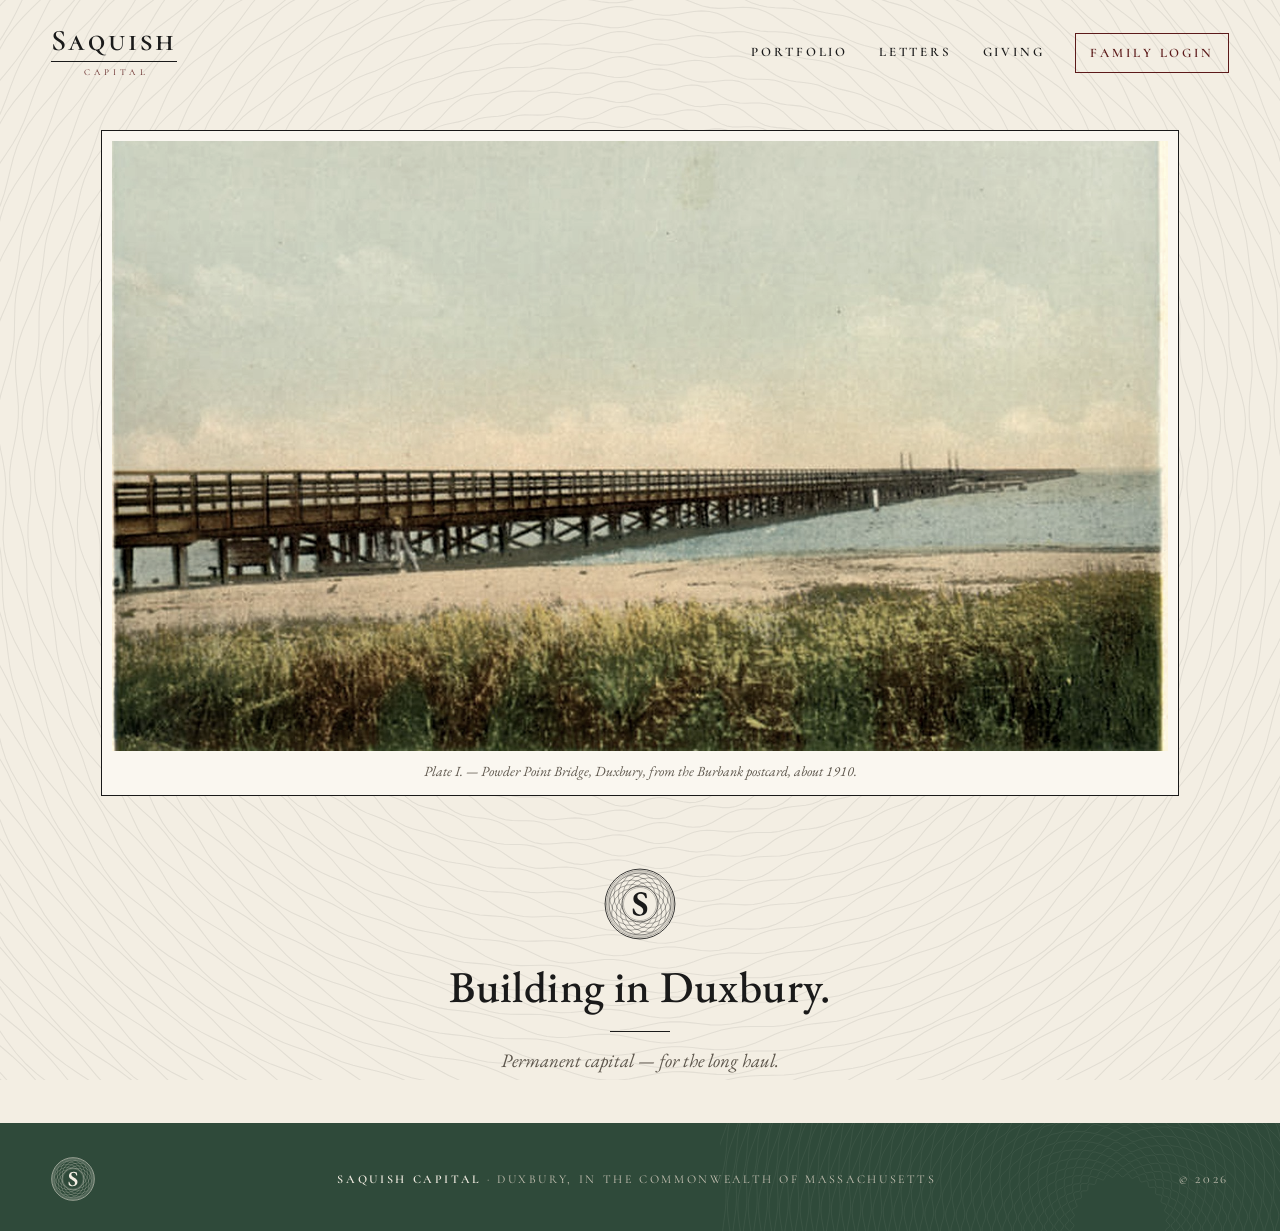
<file: index.html>
<!doctype html>
<html lang="en">
<head>
<meta charset="utf-8">
<meta name="viewport" content="width=device-width, initial-scale=1, viewport-fit=cover">
<title>Saquish Capital</title>
<meta name="description" content="Saquish Capital — Building in Duxbury. Permanent capital, for the long haul.">
<meta property="og:title" content="Saquish Capital">
<meta property="og:image" content="https://saquish.capital/powder-point-1910.jpg">
<link rel="icon" type="image/svg+xml" href="/favicon.svg">
<link rel="preconnect" href="https://fonts.googleapis.com">
<link rel="stylesheet" href="https://fonts.googleapis.com/css2?family=EB+Garamond:ital,wght@0,400;0,500;0,600;1,400;1,500&family=Cormorant+SC:wght@500;600&display=swap">
<link rel="stylesheet" href="/style.css">
</head>
<body>
<header>
  <a class="logo" href="/" aria-label="Saquish Capital"><span class="w">Saquish</span><span class="r"></span><span class="c">CAPITAL</span></a>
  <nav>
    <a href="/portfolio/">Portfolio</a>
    <a href="/letters/">Letters</a>
    <a href="/giving/">Giving</a>
    <a class="login" href="/family/">Family Login</a>
  </nav>
</header>
<section class="plate">
  <figure>
    <img src="/powder-point-1910.jpg" alt="Powder Point Bridge, Duxbury Bay, about 1910">
    <figcaption>Plate I. — Powder Point Bridge, Duxbury, from the Burbank postcard, about 1910.</figcaption>
  </figure>
</section>
<section class="motto">
  <img src="/mark.svg" alt="">
  <h1>Building in Duxbury.</h1>
  <div class="rule"></div>
  <p>Permanent capital — for the long haul.</p>
</section>
<footer>
  <img src="/mark-green.svg" alt="">
  <span class="f"><b>Saquish Capital</b> · Duxbury, in the Commonwealth of Massachusetts</span>
  <span class="f">© 2026</span>
</footer>
</body>
</html>
</file>
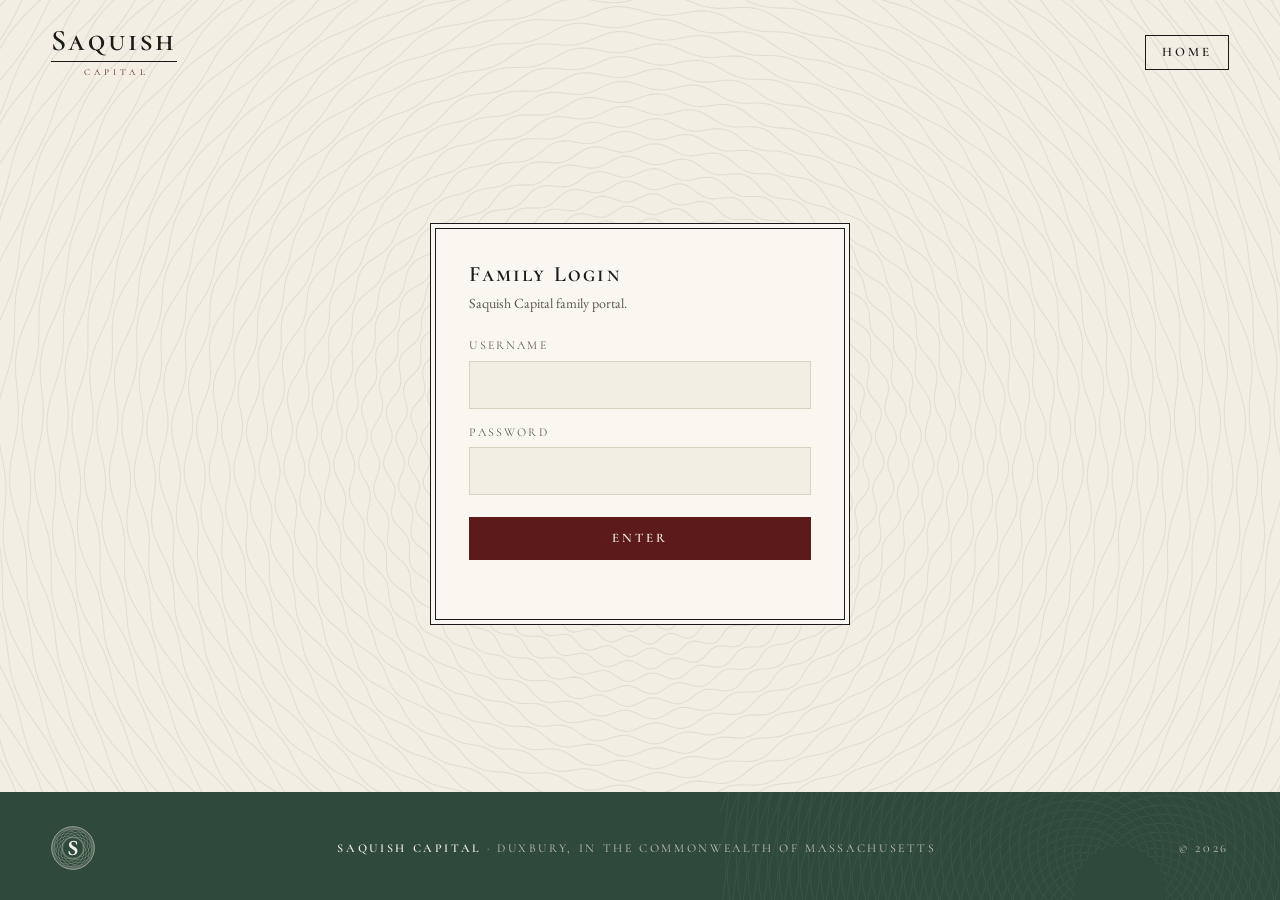
<file: family/index.html>
<!doctype html>
<html lang="en">
<head>
<meta charset="utf-8">
<meta name="viewport" content="width=device-width, initial-scale=1, viewport-fit=cover">
<meta name="robots" content="noindex,nofollow">
<meta http-equiv="Cache-Control" content="no-cache, no-store, must-revalidate">
<title>Saquish Capital — Family</title>
<link rel="icon" type="image/svg+xml" href="/favicon.svg">
<link rel="preconnect" href="https://fonts.googleapis.com">
<link rel="stylesheet" href="https://fonts.googleapis.com/css2?family=EB+Garamond:ital,wght@0,400;0,500;0,600;1,400&family=Cormorant+SC:wght@500;600&display=swap">
<link rel="stylesheet" href="/style.css">
<style>
  :root{--bg:#faf7f0;--cream:#f3eee3;--navy:#1a1a1a;--ink:#1a1a1a;--muted:#5e574d;--line:#d9d2c2;--brass:#5c1a1a;--up:#2f4a3a;--down:#9a3b2e;color-scheme:light}
  *{box-sizing:border-box}
  html,body{margin:0;background:var(--cream);color:var(--ink);font-family:"EB Garamond",Garamond,Georgia,serif;-webkit-font-smoothing:antialiased}
  nav{display:flex;gap:10px;align-items:center}
  nav a,nav button{font-family:"Cormorant SC",serif;font-weight:600;font-size:13px;line-height:1;letter-spacing:.22em;text-transform:uppercase;color:var(--navy);text-decoration:none;border:1px solid var(--navy);padding:10px 16px;background:transparent;cursor:pointer}
  nav a:hover,nav button:hover{background:var(--navy);color:var(--cream)}
  main{padding:clamp(24px,4vw,48px) clamp(16px,4vw,56px);max-width:1180px;margin:0 auto}
  main h1,main h2,main h3{text-align:left}
  main h2{font-weight:500}
  

  /* gate */
  .gate{min-height:60vh;display:grid;place-items:center}
  .card{background:var(--bg);border:1px solid var(--navy);outline:1px solid var(--navy);outline-offset:-6px;padding:clamp(28px,3vw,44px);width:min(420px,100%)}
  .card h1{margin:0 0 6px;font-family:"Cormorant SC",serif;font-size:22px;font-weight:600;letter-spacing:.1em;color:var(--navy)}
  .card p{margin:0 0 22px;color:var(--muted);font-size:14px}
  label{display:block;font-family:"Cormorant SC",serif;font-size:12px;letter-spacing:.18em;text-transform:uppercase;color:var(--muted);margin:14px 0 6px}
  input{width:100%;font:17px "EB Garamond",serif;padding:12px 14px;border:1px solid var(--line);background:var(--cream);color:var(--ink);outline:none}
  input:focus{border-color:var(--navy)}
  .btn{margin-top:22px;width:100%;font:600 13px/1 "Cormorant SC",serif;letter-spacing:.22em;text-transform:uppercase;background:var(--brass);color:var(--cream);border:0;padding:15px;cursor:pointer}
  .err{color:var(--down);font-size:13px;margin-top:12px;min-height:1em}

  /* portal */
  .eyebrow{font-family:"Cormorant SC",serif;font-size:12px;letter-spacing:.22em;text-transform:uppercase;color:var(--brass);margin:0 0 6px}
  h2{font-size:clamp(22px,2.6vw,30px);font-weight:500;color:var(--navy);margin:0 0 4px;letter-spacing:.01em}
  .asof{font-size:13px;color:var(--muted);margin:0 0 28px}
  .tiles{display:grid;grid-template-columns:repeat(auto-fit,minmax(200px,1fr));gap:14px;margin-bottom:32px}
  .tile{background:var(--bg);padding:20px 22px;border:1px solid var(--line);border-top:1px solid var(--navy)}
  .tile .k{font-family:"Cormorant SC",serif;font-size:12px;letter-spacing:.18em;text-transform:uppercase;color:var(--muted)}
  .tile .v{font-size:clamp(22px,2.4vw,28px);font-weight:500;color:var(--navy);margin-top:8px;font-variant-numeric:tabular-nums}
  .tile .d{font-size:12px;margin-top:6px;color:var(--muted)}
  .d.up{color:var(--up)} .d.down{color:var(--down)}
  section{background:var(--bg);padding:clamp(18px,2.6vw,30px);margin-bottom:22px;border:1px solid var(--line)}
  section h3{margin:0 0 16px;font-family:"Cormorant SC",serif;font-size:13px;letter-spacing:.22em;text-transform:uppercase;color:var(--navy);font-weight:600}
  table{width:100%;border-collapse:collapse;font-size:14px}
  th{text-align:left;font-family:"Cormorant SC",serif;font-size:12px;letter-spacing:.16em;text-transform:uppercase;color:var(--muted);font-weight:500;padding:0 10px 10px 0;border-bottom:1px solid var(--line)}
  td{padding:13px 10px 13px 0;border-bottom:1px solid var(--line);vertical-align:top}
  td.num,th.num{text-align:right;font-variant-numeric:tabular-nums;white-space:nowrap}
  td .sub{display:block;font-size:12px;color:var(--muted);margin-top:3px}
  tr.total td{font-weight:600;color:var(--navy);border-bottom:0}
  .bar{height:10px;background:var(--cream);display:flex;overflow:hidden;margin:6px 0 14px}
  .bar span{display:block;height:100%}
  .legend{display:flex;flex-wrap:wrap;gap:8px 20px;font-size:12px;color:var(--muted)}
  .legend i{display:inline-block;width:10px;height:10px;margin-right:6px;vertical-align:-1px}
  .c1{background:#1a1a1a}.c2{background:#5c1a1a}.c3{background:#2f4a3a}.c4{background:#8e8577}.c5{background:#d9d2c2}
  .two{display:grid;grid-template-columns:1fr 1fr;gap:22px}
  @media (max-width:800px){.two{grid-template-columns:1fr}}
  .letter p{margin:0 0 14px;font-size:15px;line-height:1.6;max-width:62ch}
  .note{font-size:12px;color:var(--muted);border-top:1px solid var(--line);padding-top:14px;margin-top:8px}
  .hidden{display:none}
  .strip{display:flex;flex-wrap:wrap;gap:8px 28px;font-size:12px;letter-spacing:.06em;color:var(--muted);margin:-18px 0 26px;min-height:1em}
  .strip b{color:var(--navy);font-weight:600}
  .people{display:grid;grid-template-columns:repeat(auto-fill,minmax(230px,1fr));gap:12px}
  .person{background:var(--cream);padding:16px 18px;border-left:3px solid var(--brass)}
  .person .role{font-family:"Cormorant SC",serif;font-size:11px;letter-spacing:.2em;text-transform:uppercase;color:var(--muted)}
  .person .nm{font-size:15px;font-weight:600;color:var(--navy);margin:4px 0 2px}
  .person .org{font-size:12px;color:var(--muted);margin-bottom:10px}
  .person .acts{display:flex;gap:8px;flex-wrap:wrap}
  .person .acts a{font:600 11px/1 "Cormorant SC",serif;letter-spacing:.16em;text-transform:uppercase;color:var(--navy);border:1px solid var(--navy);padding:7px 10px;text-decoration:none}
  .person .acts a:hover{background:var(--navy);color:var(--bg)}
  .person .when{font-size:12px;color:var(--muted);margin-top:10px;line-height:1.4}
  .vault{display:grid;grid-template-columns:repeat(auto-fill,minmax(200px,1fr));gap:10px}
  .vault a{display:block;background:var(--cream);padding:14px 16px;color:var(--navy);text-decoration:none;font-size:13px;font-weight:500;border-bottom:2px solid var(--line)}
  .vault a:hover{border-color:var(--navy)}
  .vault a small{display:block;font-weight:400;color:var(--muted);font-size:11px;margin-top:3px}
  .ob td:first-child{white-space:nowrap;color:var(--navy);font-weight:600;width:110px}
  .ob td:last-child{color:var(--muted);text-align:right;white-space:nowrap}
  .next{font-size:13px;color:var(--muted);margin:-6px 0 14px}
  .next b{color:var(--navy)}
  textarea{width:100%;font:16px "EB Garamond",serif;padding:12px 14px;border:1px solid var(--line);background:var(--cream);color:var(--ink);outline:none;min-height:90px;resize:vertical}
  textarea:focus{border-color:var(--navy)}
  .desk .btn{width:auto;padding:13px 22px;margin-top:12px}
  .letters details{border-top:1px solid var(--line);padding:10px 0}
  .letters summary{cursor:pointer;font-size:13px;font-weight:600;color:var(--navy);letter-spacing:.04em}
  .letters p{margin:10px 0 0;font-size:14px;line-height:1.6;max-width:62ch;white-space:pre-line}
  .hi{font-size:13px;color:var(--muted)}
  .tag{display:inline-block;font-family:"Cormorant SC",serif;font-size:11px;letter-spacing:.16em;text-transform:uppercase;padding:3px 7px;border:1px solid var(--brass);color:var(--navy);margin-left:8px;vertical-align:middle}
</style>
</head>
<body>
<header>
  <a class="logo" href="/" aria-label="Saquish Capital"><span class="w">Saquish</span><span class="r"></span><span class="c">CAPITAL</span></a>
  <nav><a href="/">Home</a><button id="out" class="hidden" type="button">Sign out</button></nav>
</header>

<main>
  <div id="gate" class="gate">
    <form class="card" id="f" autocomplete="off">
      <h1>Family Login</h1>
      <p>Saquish Capital family portal.</p>
      <label for="u">Username</label>
      <input id="u" name="u" type="text" autocapitalize="none" autocorrect="off" required>
      <label for="p">Password</label>
      <input id="p" name="p" type="password" required>
      <button class="btn" type="submit">Enter</button>
      <div class="err" id="err" aria-live="polite"></div>
    </form>
  </div>

  <div id="portal" class="hidden">
    <p class="eyebrow">Family portal · <span id="hi" class="hi"></span></p>
    <h2>Saquish Capital — Consolidated Holdings</h2>
    <p class="asof" id="asof">As of October 2026 · Estimated values</p>
    <div class="strip" id="strip"></div>

    <div class="tiles" id="tiles"></div>

    <section>
      <h3>Allocation</h3>
      <div class="bar" id="bar"></div>
      <div class="legend" id="legend"></div>
    </section>

    <section>
      <h3>Holdings</h3>
      <table>
        <thead><tr><th>Holding</th><th>Type</th><th class="num">Estimated value</th><th class="num">Share</th></tr></thead>
        <tbody id="rows"></tbody>
      </table>
    </section>

    <section>
      <h3>The office — who to call</h3>
      <div class="people">
        <div class="person"><div class="role">Dan</div><div class="nm">Daniel Buonagurio</div><div class="org">Saquish Capital</div><div class="acts"><a href="tel:+17818440682">Call</a><a href="sms:+17818440682">Text</a><a href="mailto:daniel@recycleworksinc.com">Email</a></div><div class="when">First call for anything. If he's unreachable, go down this list.</div></div>
        <div class="person"><div class="role">Lawyer</div><div class="nm">[Name]</div><div class="org">[Firm]</div><div class="acts"><a href="tel:">Call</a><a href="mailto:">Email</a></div><div class="when">Contracts, property, anything someone wants signed. Nothing gets signed before they read it.</div></div>
        <div class="person"><div class="role">Tax lawyer</div><div class="nm">[Name]</div><div class="org">[Firm]</div><div class="acts"><a href="tel:">Call</a><a href="mailto:">Email</a></div><div class="when">Any letter from the IRS or Mass DOR. Forward the letter; don't reply to it.</div></div>
        <div class="person"><div class="role">CPA</div><div class="nm">[Name]</div><div class="org">[Firm]</div><div class="acts"><a href="tel:">Call</a><a href="mailto:">Email</a></div><div class="when">Returns, estimates, "what do we owe and when."</div></div>
        <div class="person"><div class="role">Banker</div><div class="nm">[Name]</div><div class="org">[Bank]</div><div class="acts"><a href="tel:">Call</a><a href="mailto:">Email</a></div><div class="when">Wires over the limit, anything the bank needs signed.</div></div>
        <div class="person"><div class="role">Insurance</div><div class="nm">[Name]</div><div class="org">[Agency]</div><div class="acts"><a href="tel:">Call</a><a href="mailto:">Email</a></div><div class="when">Any accident, damage, or claim. Call the agent before calling the carrier.</div></div>
        <div class="person"><div class="role">Emergency</div><div class="nm">Duxbury Police</div><div class="org">Non-emergency line</div><div class="acts"><a href="tel:+17819341212">Call</a><a href="tel:911">911</a></div><div class="when">Freetown PD (farm): <a href="tel:+15087634017" style="color:var(--navy)">508-763-4017</a>.</div></div>
      </div>
    </section>

    <div class="two">
      <section>
        <h3>Calendar of obligations</h3>
        <p class="next" id="next"></p>
        <table class="ob"><tbody id="obs"></tbody></table>
      </section>
      <section>
        <h3>Document vault</h3>
        <div class="vault">
          <a href="https://netorgft5731926.sharepoint.com/" target="_blank" rel="noopener">Entity documents<small>Saquish Capital LP · Happy Trails LLC · operating agreements</small></a>
          <a href="https://netorgft5731926.sharepoint.com/" target="_blank" rel="noopener">Deeds &amp; titles<small>Farm parcels · vehicles</small></a>
          <a href="https://netorgft5731926.sharepoint.com/" target="_blank" rel="noopener">Insurance<small>Declarations pages · policies</small></a>
          <a href="https://netorgft5731926.sharepoint.com/" target="_blank" rel="noopener">Tax returns<small>Last three years</small></a>
          <a href="https://netorgft5731926.sharepoint.com/" target="_blank" rel="noopener">Bank &amp; loans<small>Statements · notes</small></a>
          <a href="https://netorgft5731926.sharepoint.com/" target="_blank" rel="noopener">Personal<small>Passports · IDs · wills</small></a>
        </div>
      </section>
    </div>

    <div class="two">
      <section class="desk">
        <h3>Request desk</h3>
        <p class="hi" style="margin:0 0 10px">Need something handled? Write it here. It goes to Dan's desk and gets done.</p>
        <textarea id="req" placeholder="e.g. Renew the registration on the LX before the end of the month"></textarea>
        <button class="btn" id="send" type="button">Send to the desk</button>
      </section>
      <section class="letters">
        <h3>Letters</h3>
        <div id="letters"></div>
      </section>
    </div>

    <p class="note">Values are management estimates and are not audited, appraised, or marked to market.</p>
  </div>
</main>

<footer>
  <img src="/mark-green.svg" alt="">
  <span class="f"><b>Saquish Capital</b> · Duxbury, in the Commonwealth of Massachusetts</span>
  <span class="f">© 2026</span>
</footer>

<script>
(function(){
  var USERS={
    'daecb7d786617fdd7d86ed556edcd32fc1361070682475198ca2e9d5eb0e3745':'Dan',
    '8e4df88919894649b2b9db4044701720957fc8bb0c1b5afde7c50a1a561b30de':'Nicole'
  };
  var gate=document.getElementById('gate'),portal=document.getElementById('portal'),out=document.getElementById('out'),f=document.getElementById('f'),err=document.getElementById('err');
  function $(id){return document.getElementById(id)}
  function show(ok,name){gate.classList.toggle('hidden',ok);portal.classList.toggle('hidden',!ok);out.classList.toggle('hidden',!ok);
    if(ok){var h=new Date().getHours(),g=h<12?'Good morning':h<17?'Good afternoon':'Good evening';$('hi').textContent=g+(name?', '+name:'');load();}}
  function sha(s){return crypto.subtle.digest('SHA-256',new TextEncoder().encode(s)).then(function(b){return Array.from(new Uint8Array(b)).map(function(x){return x.toString(16).padStart(2,'0')}).join('')});}
  try{var n=sessionStorage.getItem('sq');if(n)show(true,n);}catch(e){}
  f.addEventListener('submit',function(e){
    e.preventDefault();err.textContent='';
    var u=f.u.value.trim().toLowerCase(),p=f.p.value.trim().toLowerCase();
    sha(u+':'+p).then(function(h){
      if(USERS[h]){try{sessionStorage.setItem('sq',USERS[h]);}catch(x){}show(true,USERS[h]);window.scrollTo(0,0);}
      else{err.textContent='Incorrect username or password.';f.p.value='';f.p.focus();}
    });
  });
  out.addEventListener('click',function(){try{sessionStorage.removeItem('sq');}catch(x){}f.reset();show(false);});

  function money(v){return v>=1e6?'$'+(v/1e6).toFixed(1)+'M':'$'+Math.round(v/1e3)+'K'}
  function fmtDate(d){return new Date(d+'T12:00:00').toLocaleDateString('en-US',{month:'short',day:'numeric',year:'numeric'})}
  var C=['c1','c2','c3','c4','c5'];
  var loaded=false;
  function load(){
    if(loaded)return;loaded=true;
    fetch('data.json?'+Date.now()).then(function(r){return r.json()}).then(render).catch(function(){});
    strip();
  }
  function render(d){
    var hs=d.holdings.slice().sort(function(a,b){return b.value-a.value});
    var tot=hs.reduce(function(a,h){return a+h.value},0);
    var byType={};hs.forEach(function(h){byType[h.type]=(byType[h.type]||0)+h.value});
    $('asof').textContent='As of '+fmtDate(d.as_of)+' · Estimated values';
    var tiles='<div class="tile"><div class="k">Net asset value</div><div class="v">'+money(tot)+'</div><div class="d">'+hs.length+' holdings</div></div>';
    Object.keys(byType).sort(function(a,b){return byType[b]-byType[a]}).slice(0,3).forEach(function(t){tiles+='<div class="tile"><div class="k">'+t+'</div><div class="v">'+money(byType[t])+'</div><div class="d">'+Math.round(byType[t]/tot*100)+'% of total</div></div>'});
    $('tiles').innerHTML=tiles;
    $('bar').innerHTML=hs.map(function(h,i){return '<span class="'+C[i%5]+'" style="width:'+(h.value/tot*100).toFixed(1)+'%"></span>'}).join('');
    $('legend').innerHTML=hs.map(function(h,i){return '<span><i class="'+C[i%5]+'"></i>'+h.name+' '+Math.round(h.value/tot*100)+'%</span>'}).join('');
    $('rows').innerHTML=hs.map(function(h){return '<tr><td>'+h.name+'<span class="sub">'+h.sub+'</span></td><td>'+h.type+'</td><td class="num">'+money(h.value)+'</td><td class="num">'+Math.round(h.value/tot*100)+'%</td></tr>'}).join('')+'<tr class="total"><td>Total</td><td></td><td class="num">'+money(tot)+'</td><td class="num">100%</td></tr>';
    var today=new Date().toISOString().slice(0,10);
    var obs=d.obligations.filter(function(o){return o.date>=today}).sort(function(a,b){return a.date<b.date?-1:1});
    if(obs.length){var days=Math.round((new Date(obs[0].date)-new Date(today))/864e5);$('next').innerHTML='Next: <b>'+obs[0].what+'</b> in '+days+' day'+(days===1?'':'s');}
    $('obs').innerHTML=obs.map(function(o){return '<tr><td>'+fmtDate(o.date)+'</td><td>'+o.what+'</td><td>'+o.who+'</td></tr>'}).join('');
    $('letters').innerHTML=d.letters.map(function(l,i){return '<details'+(i===0?' open':'')+'><summary>'+l.period+'</summary><p>'+l.text+'</p></details>'}).join('');
  }
  function strip(){
    var el=$('strip'),parts={};
    function paint(){el.innerHTML=['wx','tide'].filter(function(k){return parts[k]}).map(function(k){return parts[k]}).join('')}
    fetch('https://api.open-meteo.com/v1/forecast?latitude=42.04&longitude=-70.67&current=temperature_2m,wind_speed_10m,wind_direction_10m,weather_code&daily=temperature_2m_max,temperature_2m_min&temperature_unit=fahrenheit&wind_speed_unit=kn&timezone=America%2FNew_York&forecast_days=1')
      .then(function(r){return r.json()}).then(function(w){
        var c=w.current,dirs=['N','NE','E','SE','S','SW','W','NW'],dir=dirs[Math.round(c.wind_direction_10m/45)%8];
        parts.wx='<span>Duxbury Bay <b>'+Math.round(c.temperature_2m)+'°</b> · wind <b>'+dir+' '+Math.round(c.wind_speed_10m)+' kn</b> · high '+Math.round(w.daily.temperature_2m_max[0])+'° / low '+Math.round(w.daily.temperature_2m_min[0])+'°</span>';paint();
      }).catch(function(){});
    fetch('https://api.tidesandcurrents.noaa.gov/api/prod/datagetter?station=8446493&product=predictions&datum=MLLW&interval=hilo&units=english&time_zone=lst_ldt&format=json&date=today')
      .then(function(r){return r.json()}).then(function(t){
        var now=new Date(),nx=(t.predictions||[]).map(function(p){return {t:new Date(p.t.replace(' ','T')),hi:p.type==='H',v:parseFloat(p.v)}}).filter(function(p){return p.t>now});
        if(nx.length){var p=nx[0];parts.tide='<span>Next '+(p.hi?'high':'low')+' tide <b>'+p.t.toLocaleTimeString('en-US',{hour:'numeric',minute:'2-digit'})+'</b> ('+p.v.toFixed(1)+' ft)</span>';paint();}
      }).catch(function(){});
  }
  $('send').addEventListener('click',function(){
    var t=$('req').value.trim();if(!t)return;
    var who='';try{who=sessionStorage.getItem('sq')||''}catch(e){}
    location.href='mailto:daniel@recycleworksinc.com?subject='+encodeURIComponent('[Saquish desk] '+t.slice(0,60))+'&body='+encodeURIComponent(t+'\n\n— '+who+' via saquish.capital/family');
    $('req').value='';
  });
})();
</script>
</body>
</html>
</file>
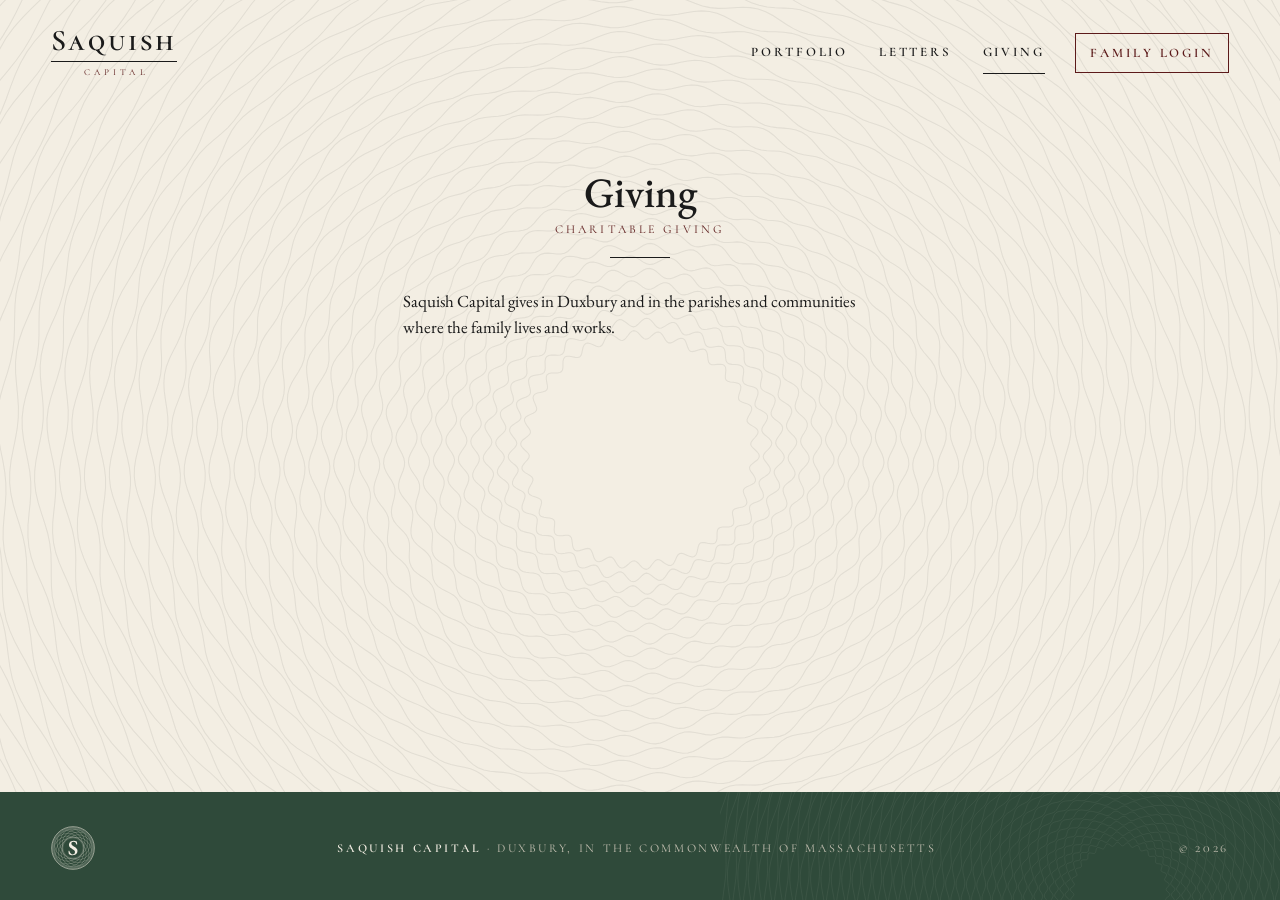
<file: giving/index.html>
<!doctype html>
<html lang="en">
<head>
<meta charset="utf-8">
<meta name="viewport" content="width=device-width, initial-scale=1, viewport-fit=cover">
<title>Giving — Saquish Capital</title>
<meta name="description" content="Saquish Capital — Building in Duxbury. Permanent capital, for the long haul.">
<meta property="og:title" content="Saquish Capital">
<meta property="og:image" content="https://saquish.capital/powder-point-1910.jpg">
<link rel="icon" type="image/svg+xml" href="/favicon.svg">
<link rel="preconnect" href="https://fonts.googleapis.com">
<link rel="stylesheet" href="https://fonts.googleapis.com/css2?family=EB+Garamond:ital,wght@0,400;0,500;0,600;1,400;1,500&family=Cormorant+SC:wght@500;600&display=swap">
<link rel="stylesheet" href="/style.css">
</head>
<body>
<header>
  <a class="logo" href="/" aria-label="Saquish Capital"><span class="w">Saquish</span><span class="r"></span><span class="c">CAPITAL</span></a>
  <nav>
    <a href="/portfolio/">Portfolio</a>
    <a href="/letters/">Letters</a>
    <a href="/giving/" aria-current="page">Giving</a>
    <a class="login" href="/family/">Family Login</a>
  </nav>
</header>
<main>
  <h1>Giving</h1>
  <p class="k">Charitable giving</p>
  <p>Saquish Capital gives in Duxbury and in the parishes and communities where the family lives and works.</p>
</main>
<footer>
  <img src="/mark-green.svg" alt="">
  <span class="f"><b>Saquish Capital</b> · Duxbury, in the Commonwealth of Massachusetts</span>
  <span class="f">© 2026</span>
</footer>
</body>
</html>
</file>
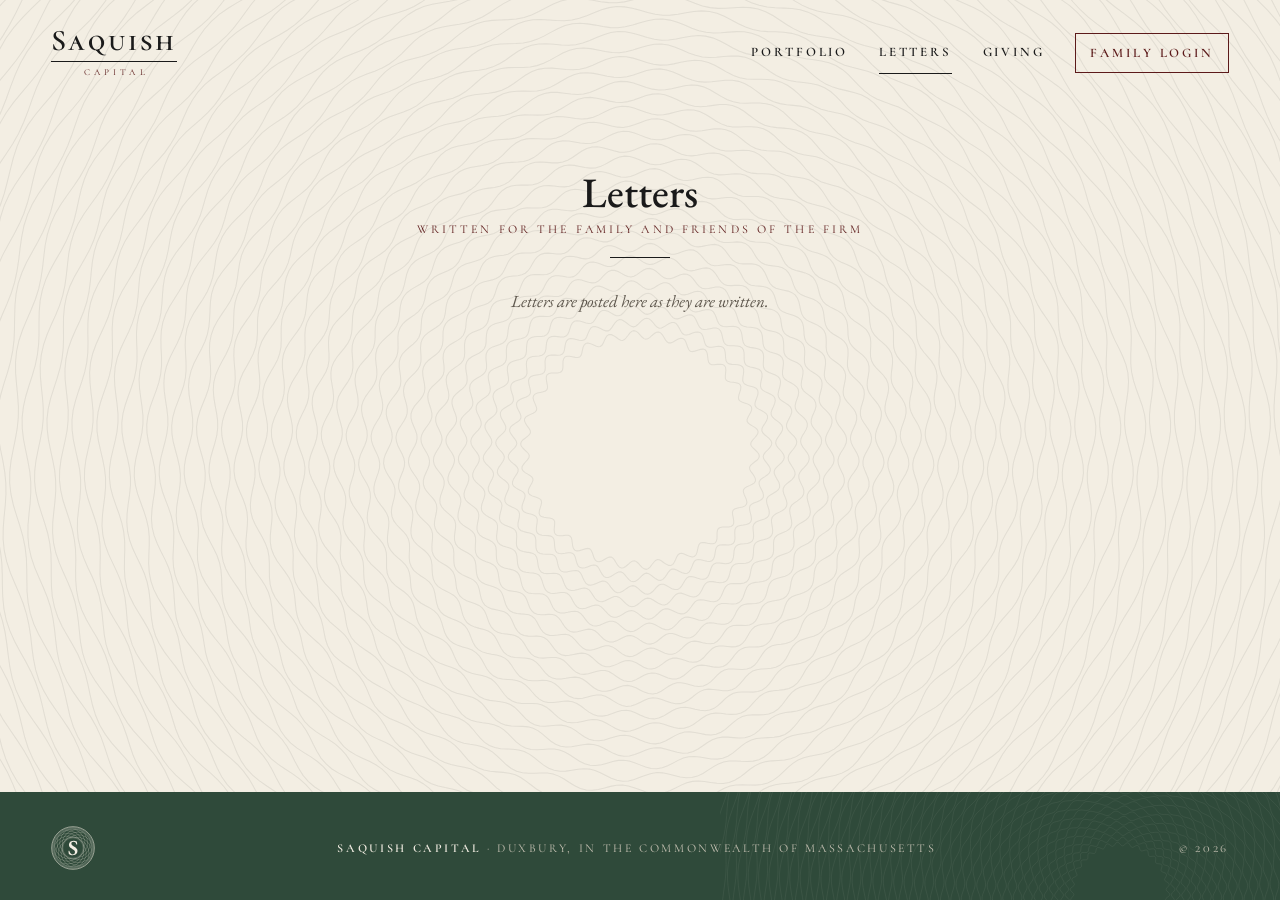
<file: letters/index.html>
<!doctype html>
<html lang="en">
<head>
<meta charset="utf-8">
<meta name="viewport" content="width=device-width, initial-scale=1, viewport-fit=cover">
<title>Letters — Saquish Capital</title>
<meta name="description" content="Saquish Capital — Building in Duxbury. Permanent capital, for the long haul.">
<meta property="og:title" content="Saquish Capital">
<meta property="og:image" content="https://saquish.capital/powder-point-1910.jpg">
<link rel="icon" type="image/svg+xml" href="/favicon.svg">
<link rel="preconnect" href="https://fonts.googleapis.com">
<link rel="stylesheet" href="https://fonts.googleapis.com/css2?family=EB+Garamond:ital,wght@0,400;0,500;0,600;1,400;1,500&family=Cormorant+SC:wght@500;600&display=swap">
<link rel="stylesheet" href="/style.css">
</head>
<body>
<header>
  <a class="logo" href="/" aria-label="Saquish Capital"><span class="w">Saquish</span><span class="r"></span><span class="c">CAPITAL</span></a>
  <nav>
    <a href="/portfolio/">Portfolio</a>
    <a href="/letters/" aria-current="page">Letters</a>
    <a href="/giving/">Giving</a>
    <a class="login" href="/family/">Family Login</a>
  </nav>
</header>
<main>
  <h1>Letters</h1>
  <p class="k">Written for the family and friends of the firm</p>
  <p class="empty">Letters are posted here as they are written.</p>
  <ul>
  </ul>
</main>
<footer>
  <img src="/mark-green.svg" alt="">
  <span class="f"><b>Saquish Capital</b> · Duxbury, in the Commonwealth of Massachusetts</span>
  <span class="f">© 2026</span>
</footer>
</body>
</html>
</file>
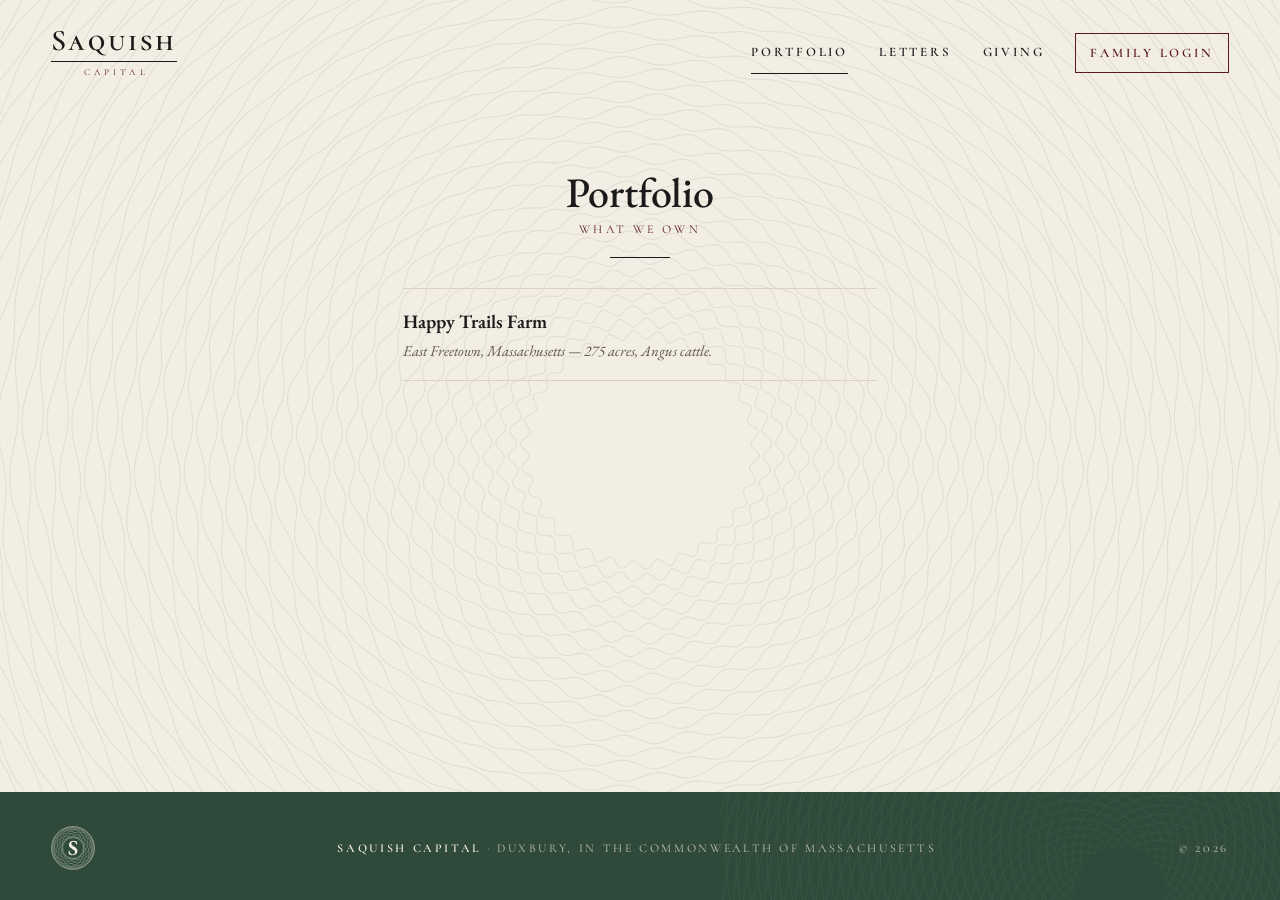
<file: portfolio/index.html>
<!doctype html>
<html lang="en">
<head>
<meta charset="utf-8">
<meta name="viewport" content="width=device-width, initial-scale=1, viewport-fit=cover">
<title>Portfolio — Saquish Capital</title>
<meta name="description" content="Saquish Capital — Building in Duxbury. Permanent capital, for the long haul.">
<meta property="og:title" content="Saquish Capital">
<meta property="og:image" content="https://saquish.capital/powder-point-1910.jpg">
<link rel="icon" type="image/svg+xml" href="/favicon.svg">
<link rel="preconnect" href="https://fonts.googleapis.com">
<link rel="stylesheet" href="https://fonts.googleapis.com/css2?family=EB+Garamond:ital,wght@0,400;0,500;0,600;1,400;1,500&family=Cormorant+SC:wght@500;600&display=swap">
<link rel="stylesheet" href="/style.css">
</head>
<body>
<header>
  <a class="logo" href="/" aria-label="Saquish Capital"><span class="w">Saquish</span><span class="r"></span><span class="c">CAPITAL</span></a>
  <nav>
    <a href="/portfolio/" aria-current="page">Portfolio</a>
    <a href="/letters/">Letters</a>
    <a href="/giving/">Giving</a>
    <a class="login" href="/family/">Family Login</a>
  </nav>
</header>
<main>
  <h1>Portfolio</h1>
  <p class="k">What we own</p>
  <ul>
    <li><b>Happy Trails Farm</b><span>East Freetown, Massachusetts — 275 acres, Angus cattle.</span></li>
  </ul>
</main>
<footer>
  <img src="/mark-green.svg" alt="">
  <span class="f"><b>Saquish Capital</b> · Duxbury, in the Commonwealth of Massachusetts</span>
  <span class="f">© 2026</span>
</footer>
</body>
</html>
</file>
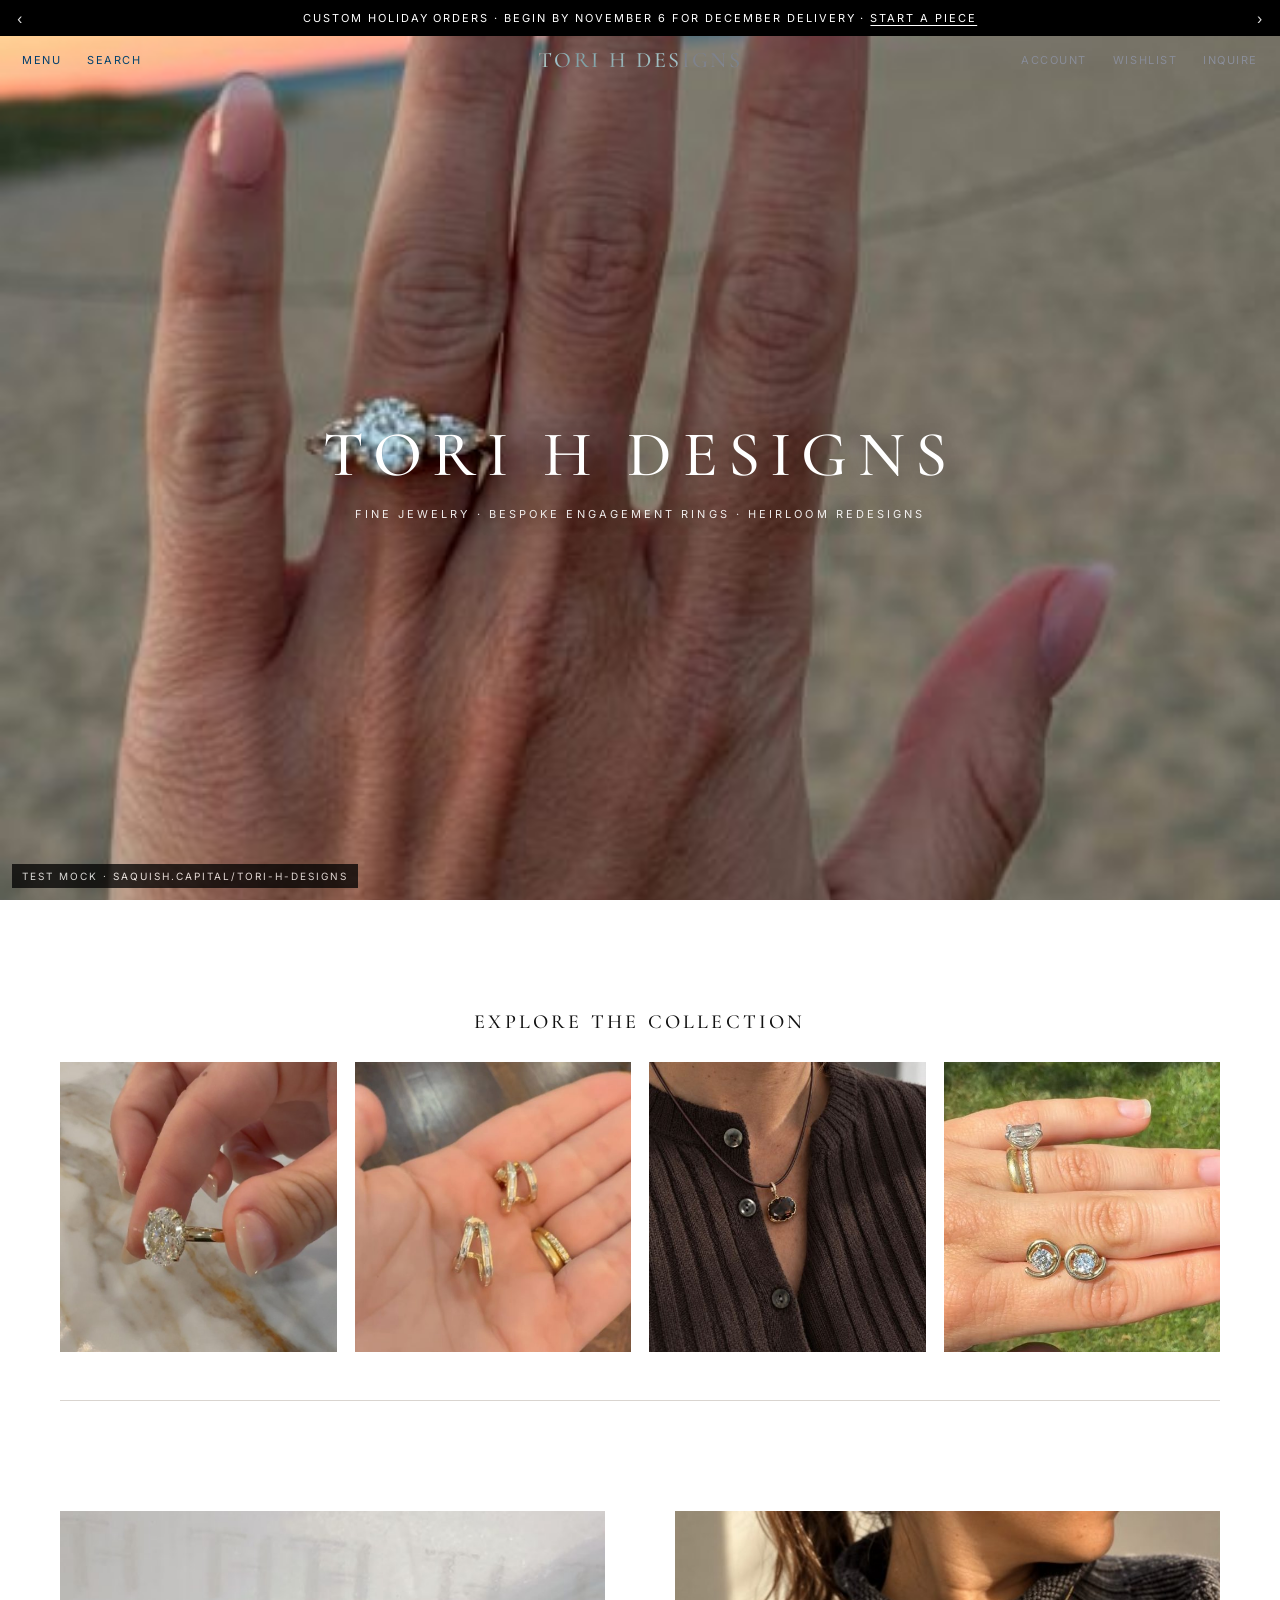
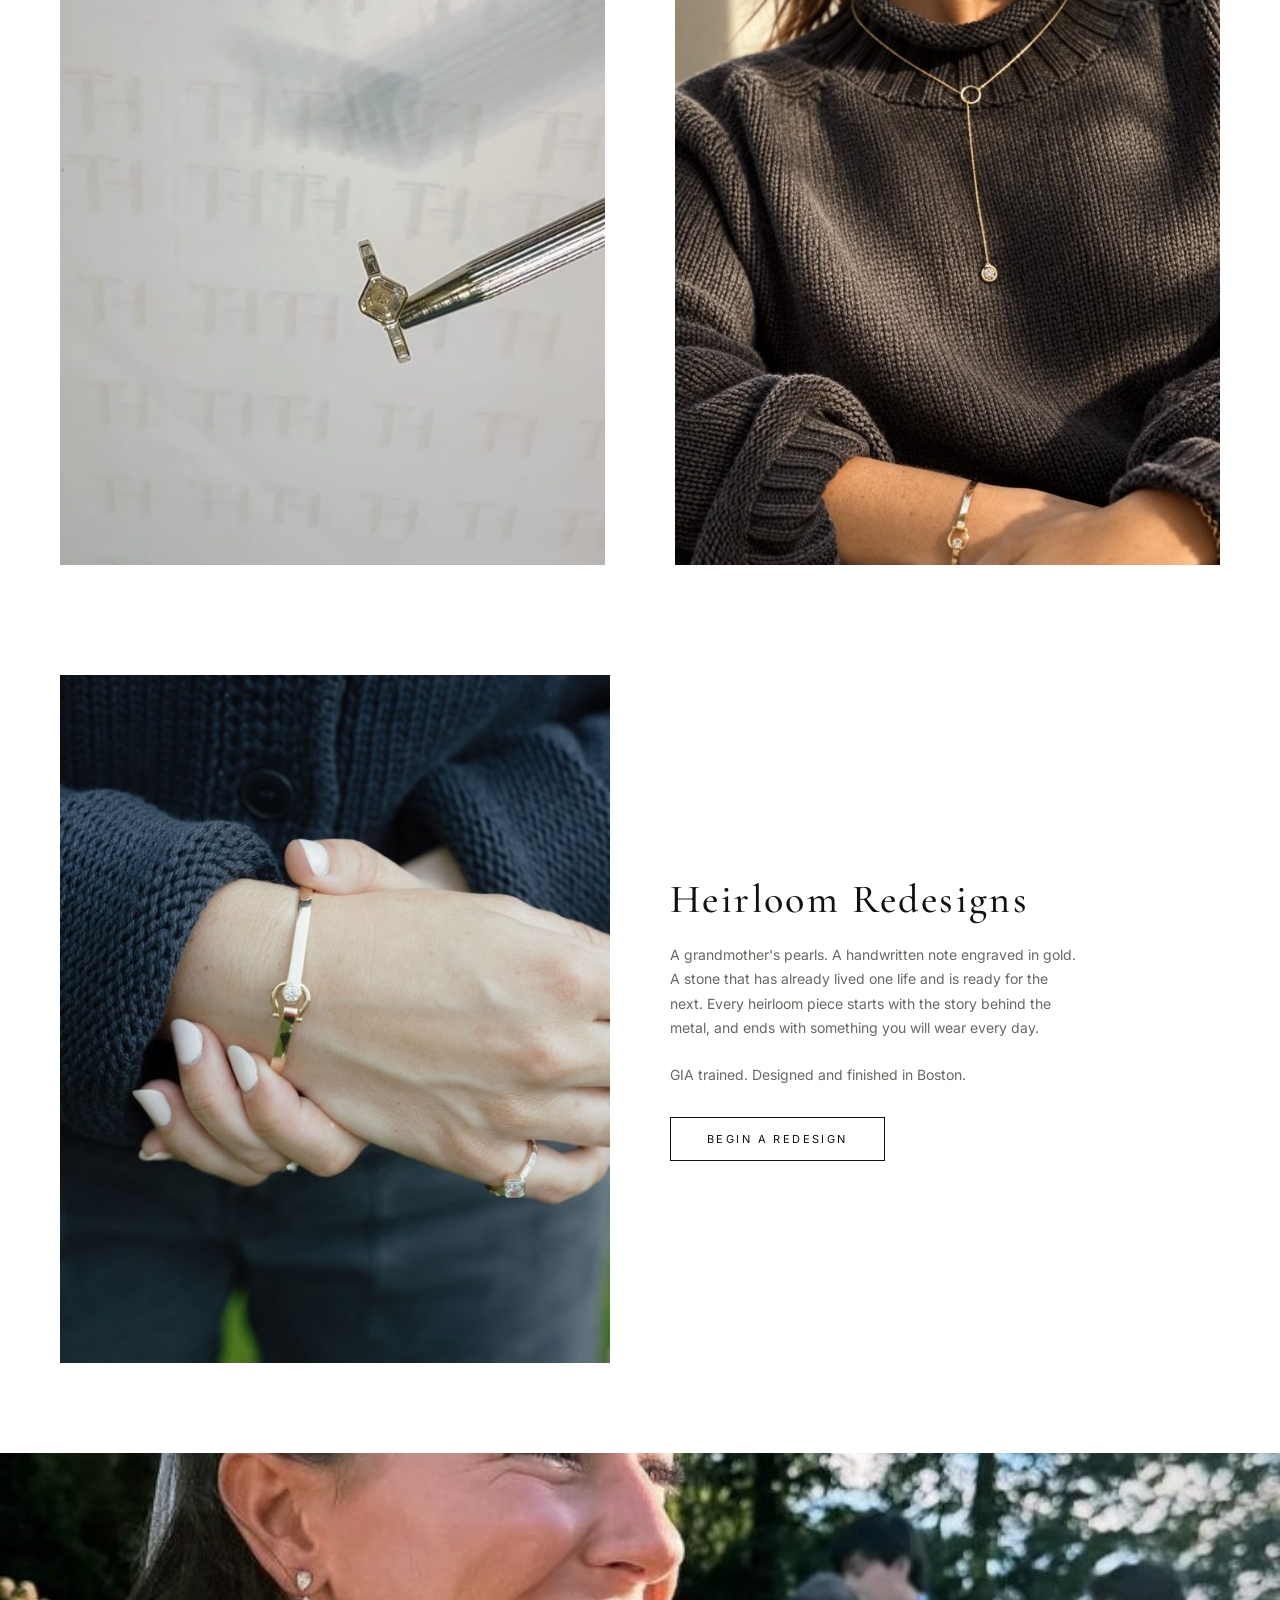
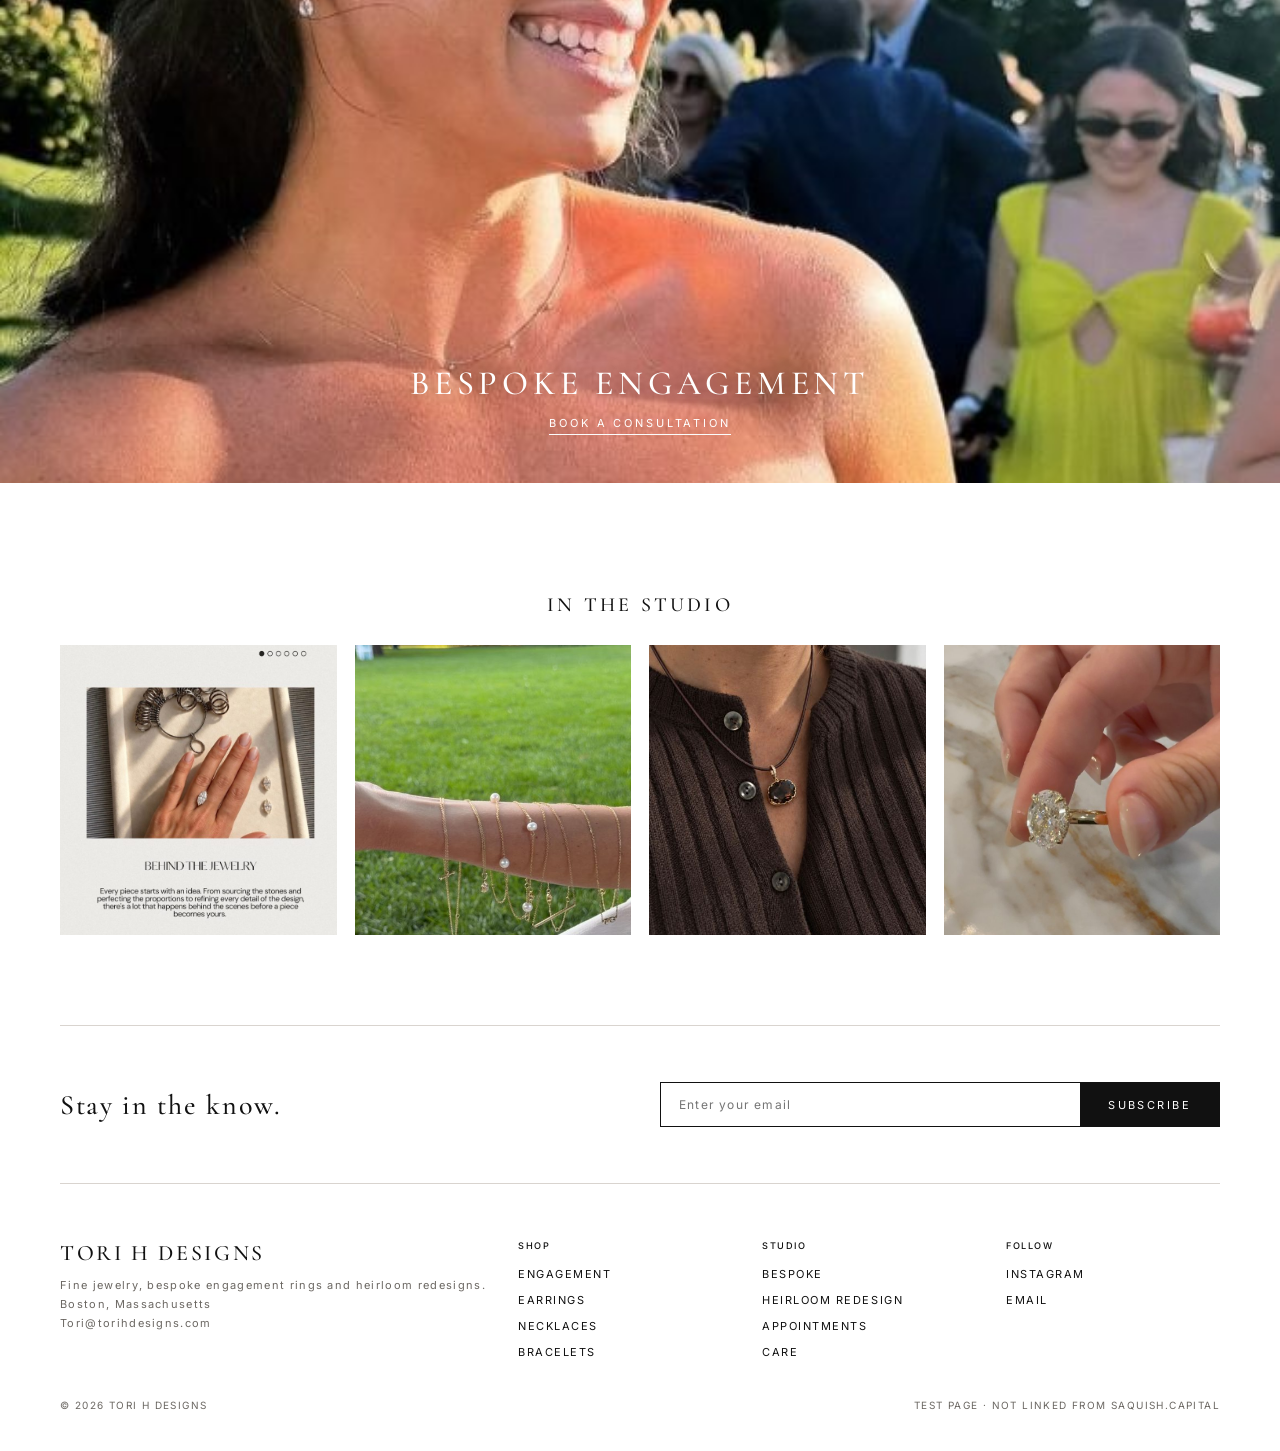
<file: tori-h-designs/index.html>
<!doctype html>
<html lang="en">
<head>
<meta charset="utf-8">
<meta name="viewport" content="width=device-width, initial-scale=1">
<title>Tori H Designs — Fine Jewelry, Boston</title>
<meta name="robots" content="noindex">
<link rel="preconnect" href="https://fonts.googleapis.com">
<link href="https://fonts.googleapis.com/css2?family=Cormorant+Garamond:wght@400;500;600&family=Inter:wght@400;500&display=swap" rel="stylesheet">
<style>
  :root{
    --ink:#111;
    --paper:#fff;
    --blush:#f6efe9;
    --hair:#d9d4cf;
    --mute:#6b6762;
    --serif:"Cormorant Garamond",Georgia,serif;
    --sans:"Inter",-apple-system,Helvetica,Arial,sans-serif;
  }
  *{box-sizing:border-box;margin:0;padding:0}
  html,body{background:var(--paper);color:var(--ink);font-family:var(--sans);-webkit-font-smoothing:antialiased}
  a{color:inherit;text-decoration:none}
  img{display:block;width:100%;height:100%;object-fit:cover}

  /* utility bar */
  .bar{background:#000;color:#fff;height:36px;display:grid;grid-template-columns:40px 1fr 40px;align-items:center;font-size:11px;letter-spacing:.18em;text-transform:uppercase}
  .bar .c{text-align:center}
  .bar .c u{text-underline-offset:3px}
  .bar .arr{text-align:center;font-size:14px;opacity:.9}

  /* header */
  .hdr{position:sticky;top:0;z-index:20;height:48px;display:grid;grid-template-columns:1fr auto 1fr;align-items:center;padding:0 22px;font-size:11px;letter-spacing:.14em;text-transform:uppercase;mix-blend-mode:difference;color:#fff}
  .hdr .l,.hdr .r{display:flex;gap:26px}
  .hdr .r{justify-content:flex-end}
  .hdr .wm{font-family:var(--serif);font-size:22px;letter-spacing:.12em;font-weight:500}

  /* hero */
  .hero{position:relative;height:calc(100vh - 36px);min-height:560px;margin-top:-48px;overflow:hidden;background:#1a1613}
  .hero img{object-position:50% 85%}
  .hero .title{position:absolute;inset:0;display:flex;align-items:center;justify-content:center;flex-direction:column;color:#fff;text-align:center;text-shadow:0 1px 24px rgba(0,0,0,.35)}
  .hero .title h1{font-family:var(--serif);font-weight:500;font-size:clamp(34px,5vw,64px);letter-spacing:.16em;text-transform:uppercase}
  .hero .title p{margin-top:14px;font-size:11px;letter-spacing:.28em;text-transform:uppercase;opacity:.9}

  /* sections */
  section{padding:110px 60px 0}
  .kicker{text-align:center;font-family:var(--serif);font-size:20px;letter-spacing:.16em;text-transform:uppercase;font-weight:500;margin-bottom:28px}
  .row4{display:grid;grid-template-columns:repeat(4,1fr);gap:18px}
  .row4 figure{aspect-ratio:1/1.05;overflow:hidden}
  .row4 figure img{object-position:50% 30%}
  .row4 figcaption,.row2 figcaption{text-align:center;font-size:11px;letter-spacing:.2em;text-transform:uppercase;margin-top:16px;font-weight:500}
  .rule{border:0;border-top:1px solid var(--hair);margin:48px 0 0}
  .row2{display:grid;grid-template-columns:1fr 1fr;gap:70px}
  .row2 figure{aspect-ratio:3/3.6;overflow:hidden;background:var(--blush)}
  .row2 .contain img{object-fit:cover;object-position:50% 40%}

  /* split editorial */
  .split{display:grid;grid-template-columns:1fr 1fr;align-items:center;gap:60px;padding:110px 60px 0}
  .split figure{aspect-ratio:4/5;overflow:hidden}
  .split h2{font-family:var(--serif);font-weight:500;font-size:40px;letter-spacing:.06em;line-height:1.1}
  .split p{margin-top:22px;max-width:46ch;font-size:14px;line-height:1.75;color:var(--mute)}
  .btn{display:inline-block;margin-top:30px;border:1px solid var(--ink);padding:14px 36px;font-size:11px;letter-spacing:.22em;text-transform:uppercase}

  /* full bleed band */
  .band{margin-top:90px;height:70vh;min-height:460px;position:relative;overflow:hidden}
  .band img{object-position:50% 60%}
  .band .cap{position:absolute;left:0;right:0;bottom:48px;text-align:center;color:#fff;text-shadow:0 1px 20px rgba(0,0,0,.4)}
  .band .cap h3{font-family:var(--serif);font-weight:500;font-size:34px;letter-spacing:.14em;text-transform:uppercase}
  .band .cap span{display:inline-block;margin-top:12px;font-size:11px;letter-spacing:.26em;text-transform:uppercase;border-bottom:1px solid #fff;padding-bottom:4px}

  /* newsletter + footer */
  .news{margin:90px 60px 0;border-top:1px solid var(--hair);border-bottom:1px solid var(--hair);padding:56px 0;display:grid;grid-template-columns:1fr 1fr;gap:40px;align-items:center}
  .news h4{font-family:var(--serif);font-size:28px;font-weight:500;letter-spacing:.06em}
  .news form{display:flex;gap:0;border:1px solid var(--ink)}
  .news input{flex:1;border:0;padding:14px 18px;font:inherit;font-size:12px;letter-spacing:.1em;outline:0}
  .news button{border:0;background:var(--ink);color:#fff;padding:0 28px;font:inherit;font-size:11px;letter-spacing:.22em;text-transform:uppercase;cursor:pointer}
  footer{padding:56px 60px 40px;display:grid;grid-template-columns:2fr 1fr 1fr 1fr;gap:30px;font-size:11px;letter-spacing:.14em;text-transform:uppercase}
  footer .wm{font-family:var(--serif);font-size:22px;letter-spacing:.12em;text-transform:uppercase;font-weight:500}
  footer .sub{margin-top:10px;font-size:11px;letter-spacing:.12em;text-transform:none;color:var(--mute);line-height:1.7}
  footer ul{list-style:none;display:grid;gap:12px}
  footer h5{margin-bottom:16px;font-weight:500}
  .legal{padding:0 60px 40px;font-size:10px;letter-spacing:.14em;text-transform:uppercase;color:var(--mute);display:flex;justify-content:space-between}
  .test{position:fixed;left:12px;bottom:12px;z-index:30;background:#000;color:#fff;font-size:10px;letter-spacing:.2em;padding:6px 10px;text-transform:uppercase;opacity:.75}

  @media (max-width:860px){
    section,.split,.news,footer,.legal{padding-left:16px;padding-right:16px}
    .news{margin-left:16px;margin-right:16px}
    .row4{grid-template-columns:1fr 1fr;gap:12px}
    .row2{gap:16px}
    .split{grid-template-columns:1fr;gap:28px}
    .news{grid-template-columns:1fr}
    footer{grid-template-columns:1fr 1fr}
    .hdr .l span:nth-child(2),.hdr .r span:nth-child(2){display:none}
  }
</style>
</head>
<body>

<div class="bar">
  <div class="arr">‹</div>
  <div class="c">Custom holiday orders · Begin by November 6 for December delivery · <u>Start a piece</u></div>
  <div class="arr">›</div>
</div>

<header class="hdr">
  <div class="l"><span>Menu</span><span>Search</span></div>
  <a class="wm" href="#">Tori H Designs</a>
  <div class="r"><span>Account</span><span>Wishlist</span><span>Inquire</span></div>
</header>

<div class="hero">
  <img src="img/tori-05-lariat-grey.jpg" alt="">
  <div class="title">
    <h1>Tori H Designs</h1>
    <p>Fine Jewelry · Bespoke Engagement Rings · Heirloom Redesigns</p>
  </div>
</div>

<section>
  <div class="kicker">Explore the Collection</div>
  <div class="row4">
    <figure><a href="#"><img src="img/tori-03-swirl-ring-lace.jpg" alt=""></a><figcaption>Engagement</figcaption></figure>
    <figure><a href="#"><img src="img/tori-06-oval-ring-marble.jpg" alt=""></a><figcaption>Earrings</figcaption></figure>
    <figure><a href="#"><img src="img/tori-01-garnet-pendant.jpg" alt=""></a><figcaption>Necklaces</figcaption></figure>
    <figure><a href="#"><img src="img/tori-08-everyday-earring.jpg" alt=""></a><figcaption>Bespoke</figcaption></figure>
  </div>
  <hr class="rule">
</section>

<section>
  <div class="row2">
    <figure class="contain"><a href="#"><img src="img/tori-10-earrings-hand.jpg" alt=""></a><figcaption>The Pendant</figcaption></figure>
    <figure><a href="#"><img src="img/tori-02-pearls-charms.jpg" alt=""></a><figcaption>The Swirl Lariat</figcaption></figure>
  </div>
</section>

<div class="split">
  <figure><img src="img/tori-09-sunset-hand.jpg" alt=""></figure>
  <div>
    <h2>Heirloom Redesigns</h2>
    <p>A grandmother's pearls. A handwritten note engraved in gold. A stone that has already lived one life and is ready for the next. Every heirloom piece starts with the story behind the metal, and ends with something you will wear every day.</p>
    <p>GIA trained. Designed and finished in Boston.</p>
    <a class="btn" href="#">Begin a Redesign</a>
  </div>
</div>

<div class="band">
  <img src="img/tori-11-wedding.jpg" alt="">
  <div class="cap">
    <h3>Bespoke Engagement</h3>
    <span>Book a consultation</span>
  </div>
</div>

<section>
  <div class="kicker">In the Studio</div>
  <div class="row4">
    <figure><a href="#"><img src="img/tori-04-tennis-necklace.jpg" alt=""></a><figcaption>Behind the Jewelry</figcaption></figure>
    <figure><a href="#"><img src="img/tori-07-flatlay-sizer.jpg" alt=""></a><figcaption>Life in Jewels</figcaption></figure>
    <figure><a href="#"><img src="img/tori-01-garnet-pendant.jpg" alt=""></a><figcaption>Everyday</figcaption></figure>
    <figure><a href="#"><img src="img/tori-03-swirl-ring-lace.jpg" alt=""></a><figcaption>Bespoke Stones</figcaption></figure>
  </div>
</section>

<div class="news">
  <h4>Stay in the know.</h4>
  <form onsubmit="return false"><input type="email" placeholder="Enter your email"><button>Subscribe</button></form>
</div>

<footer>
  <div>
    <div class="wm">Tori H Designs</div>
    <div class="sub">Fine jewelry, bespoke engagement rings and heirloom redesigns.<br>Boston, Massachusetts<br>Tori@torihdesigns.com</div>
  </div>
  <div><h5>Shop</h5><ul><li>Engagement</li><li>Earrings</li><li>Necklaces</li><li>Bracelets</li></ul></div>
  <div><h5>Studio</h5><ul><li>Bespoke</li><li>Heirloom Redesign</li><li>Appointments</li><li>Care</li></ul></div>
  <div><h5>Follow</h5><ul><li><a href="https://www.instagram.com/tori.h.designs/">Instagram</a></li><li>Email</li></ul></div>
</footer>
<div class="legal"><span>© 2026 Tori H Designs</span><span>Test page · not linked from saquish.capital</span></div>
<div class="test">Test mock · saquish.capital/tori-h-designs</div>

</body>
</html>
</file>
<file: style.css>
:root{--ivory:#f3eee3;--paper:#faf7f0;--ink:#1a1a1a;--ox:#5c1a1a;--green:#2f4a3a;--muted:#5e574d;--line:#d9d2c2;color-scheme:light}
*{box-sizing:border-box}
html,body{margin:0;background:var(--ivory);color:var(--ink);font-family:"EB Garamond",Garamond,Georgia,serif;-webkit-font-smoothing:antialiased;font-size:17px;line-height:1.55}
body{position:relative;min-height:100vh;display:flex;flex-direction:column}
main{flex:1 0 auto;width:100%}
body:before{content:"";position:fixed;inset:-20vh -10vw;background:url(/watermark.svg) center/150vmax no-repeat;opacity:.07;pointer-events:none;z-index:0}
body>*{position:relative;z-index:1}
a{color:var(--ink)}
.sc{font-family:"Cormorant SC","EB Garamond",serif;text-transform:uppercase;letter-spacing:.22em}

header{display:flex;align-items:center;justify-content:space-between;gap:16px;padding:26px clamp(16px,4vw,56px)}
.logo{display:flex;flex-direction:column;align-items:flex-start;text-decoration:none;color:var(--ink)}
.logo .w{font-family:"Cormorant SC",serif;font-weight:600;font-size:30px;line-height:1;letter-spacing:.1em}
.logo .r{width:100%;height:1px;background:var(--ink);margin:5px 0 4px}
.logo .c{font-family:"Cormorant SC",serif;font-size:9px;letter-spacing:.46em;color:var(--ox);margin-right:-.46em;align-self:center}
nav{display:flex;align-items:center;gap:clamp(14px,2.4vw,34px)}
nav a{font-family:"Cormorant SC",serif;font-weight:600;font-size:13px;letter-spacing:.22em;text-transform:uppercase;color:var(--ink);text-decoration:none;padding:10px 0;border-bottom:1px solid transparent}
nav a:hover,nav a[aria-current]{border-bottom-color:var(--ink)}
nav a.login{border:1px solid var(--ox);color:var(--ox);padding:9px 14px}
nav a.login:hover{background:var(--ox);color:var(--ivory)}
@media (max-width:640px){header{flex-direction:column;align-items:flex-start;gap:14px;padding-top:20px}nav{width:100%;justify-content:space-between;gap:10px}nav a{font-size:11px;letter-spacing:.14em;padding:8px 0}nav a.login{padding:7px 10px;margin-left:auto}.logo .w{font-size:26px}}

.plate{margin:clamp(8px,2vw,24px) auto 0;max-width:1180px;padding:0 clamp(16px,4vw,56px)}
.plate figure{margin:0;background:var(--paper);border:1px solid var(--ink);padding:10px}
.plate img{display:block;width:100%;height:auto;max-height:68vh;object-fit:cover;object-position:center 60%;filter:sepia(.22) contrast(1.06) saturate(.7)}
.plate figcaption{text-align:center;font-style:italic;font-size:14px;color:var(--muted);padding:10px 0 2px}

.motto{text-align:center;padding:clamp(36px,6vw,72px) 16px clamp(24px,4vw,48px)}
.motto img{width:72px;height:72px;display:block;margin:0 auto 22px}
.motto h1{margin:0;font-weight:500;font-size:clamp(28px,3.6vw,44px);line-height:1.15;letter-spacing:.01em}
.motto .rule{width:60px;height:1px;background:var(--ink);margin:18px auto 14px}
.motto p{margin:0;font-style:italic;font-size:clamp(16px,1.5vw,19px);color:var(--muted)}

main{max-width:72ch;margin:0 auto;padding:clamp(28px,5vw,64px) clamp(16px,4vw,56px) clamp(48px,7vw,96px)}
main.wide{max-width:1180px}
main h1{font-weight:500;font-size:clamp(30px,3.4vw,42px);margin:0 0 4px;line-height:1.1;text-align:center}
main .k{text-align:center;font-family:"Cormorant SC",serif;font-size:12px;letter-spacing:.26em;text-transform:uppercase;color:var(--ox);margin:0 0 10px}
main .k:after{content:"";display:block;width:60px;height:1px;background:var(--ink);margin:18px auto 30px}
main p{margin:0 0 18px}
main ul{list-style:none;padding:0;margin:0}
main li{padding:18px 0;border-top:1px solid var(--line)}
main li:last-child{border-bottom:1px solid var(--line)}
main li b{display:block;font-weight:600;font-size:19px}
main li span{display:block;color:var(--muted);font-size:15px;margin-top:3px;font-style:italic}
main .empty{font-style:italic;color:var(--muted);text-align:center}

footer{background:var(--green);color:var(--ivory);padding:34px clamp(16px,4vw,56px) 30px;display:flex;align-items:center;justify-content:space-between;gap:16px;flex-wrap:wrap;position:relative;overflow:hidden}
footer:before{content:"";position:absolute;right:-240px;top:-300px;width:800px;height:800px;background:url(/watermark-reversed.svg) center/contain no-repeat;opacity:.14;pointer-events:none}
footer>*{position:relative}
footer img{width:44px;height:44px;display:block}
footer .f{font-family:"Cormorant SC",serif;font-size:12px;letter-spacing:.22em;text-transform:uppercase;color:#c9c4b6}
footer .f b{color:var(--ivory);font-weight:600}
</file>
